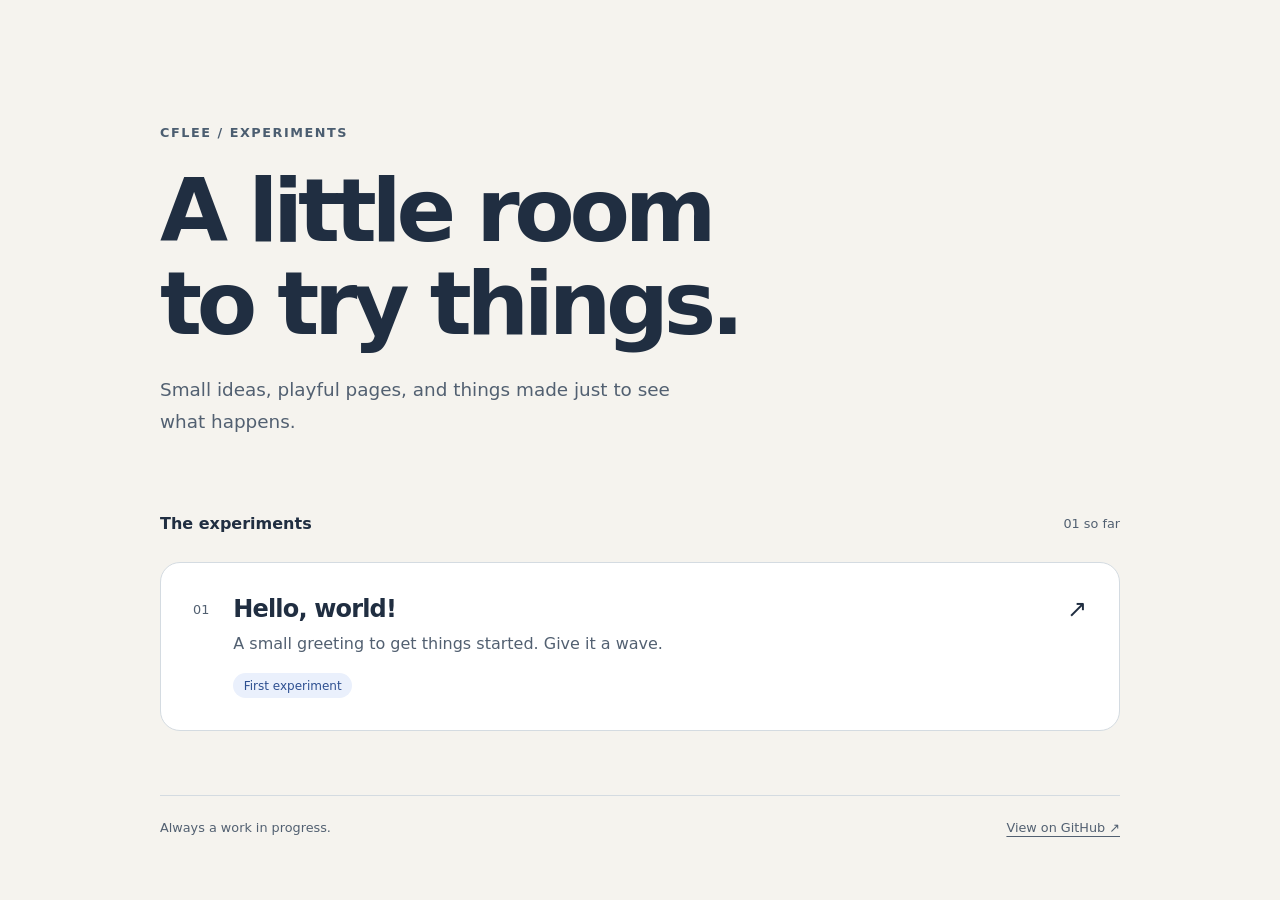
<file: index.html>
<!doctype html>
<html lang="en">
<head>
  <meta charset="utf-8">
  <meta name="viewport" content="width=device-width, initial-scale=1">
  <meta name="description" content="Small, independent experiments by cflee.">
  <title>Experiments · cflee</title>
  <link rel="stylesheet" href="./styles.css">
</head>
<body>
  <main>
    <header>
      <p class="eyebrow">cflee / experiments</p>
      <h1>A little room<br>to try things.</h1>
      <p class="intro">Small ideas, playful pages, and things made just to see what happens.</p>
    </header>
    <section aria-labelledby="experiments-heading">
      <div class="section-heading"><h2 id="experiments-heading">The experiments</h2><span>01 so far</span></div>
      <a class="experiment" href="./hello-world/">
        <span class="number" aria-hidden="true">01</span>
        <div><h3>Hello, world!</h3><p>A small greeting to get things started. Give it a wave.</p><span class="tag">First experiment</span></div>
        <span class="arrow" aria-hidden="true">↗</span>
      </a>
    </section>
    <footer><span>Always a work in progress.</span><a href="https://github.com/cflee/experiments">View on GitHub ↗</a></footer>
  </main>
</body>
</html>
</file>
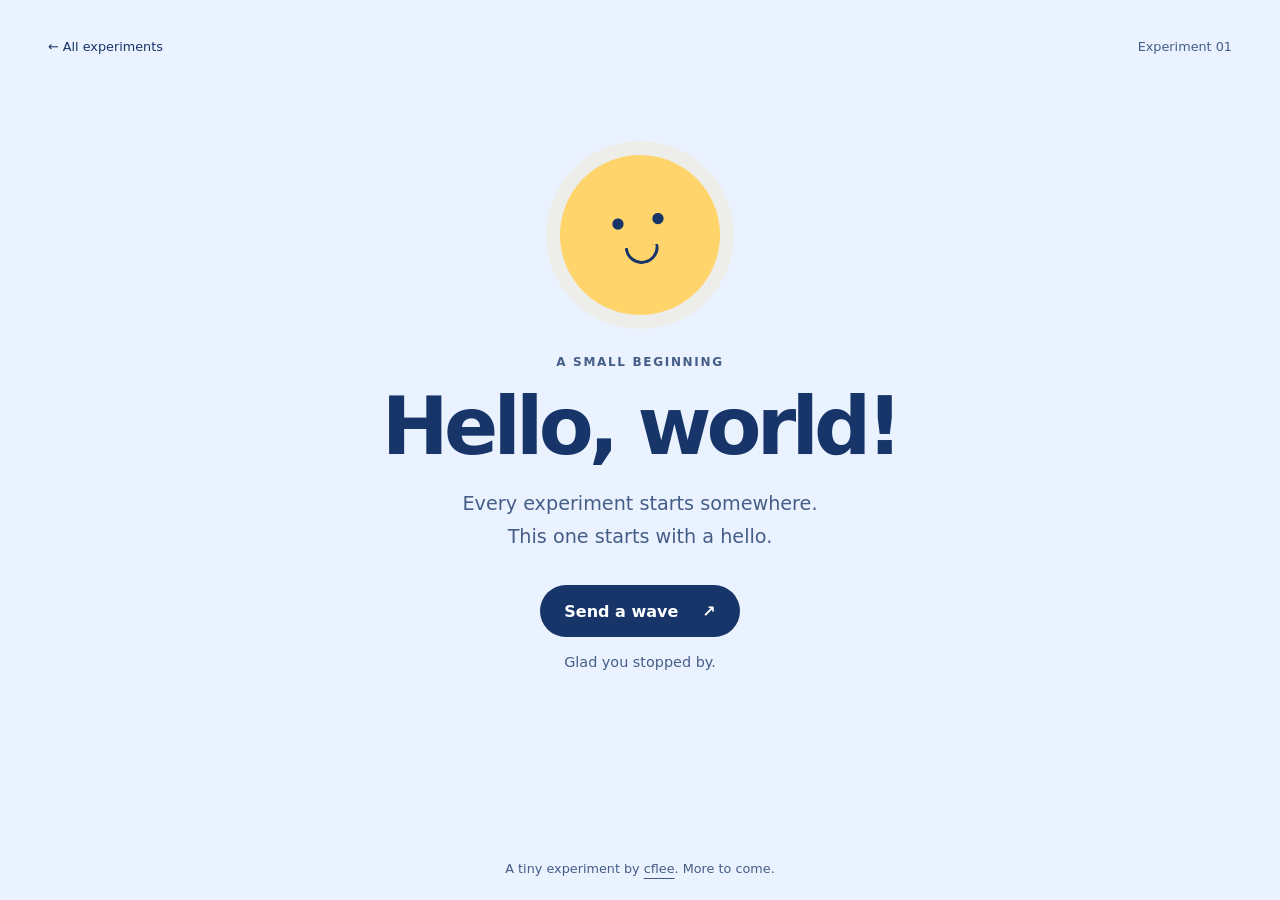
<file: hello-world/index.html>
<!doctype html>
<html lang="en">
<head>
  <meta charset="utf-8">
  <meta name="viewport" content="width=device-width, initial-scale=1">
  <meta name="description" content="The first experiment: a friendly, interactive hello world.">
  <title>Hello, world! · Experiments</title>
  <link rel="stylesheet" href="./styles.css">
  <script src="./script.js" defer></script>
</head>
<body>
  <header><a href="../">← All experiments</a><span>Experiment 01</span></header>
  <main>
    <div class="sun" aria-hidden="true"><span class="eyes">••</span><span class="smile"></span></div>
    <p class="eyebrow">A small beginning</p>
    <h1>Hello, world!</h1>
    <p class="intro">Every experiment starts somewhere.<br>This one starts with a hello.</p>
    <button id="wave" type="button" hidden>Send a wave <span aria-hidden="true">↗</span></button>
    <p id="reply" class="reply" role="status">Glad you stopped by.</p>
    <noscript><p>This greeting works without JavaScript, too. Hello!</p></noscript>
  </main>
  <footer>A tiny experiment by <a href="../">cflee</a>. More to come.</footer>
</body>
</html>
</file>
<file: styles.css>
:root { color-scheme: light; font-family: system-ui, -apple-system, BlinkMacSystemFont, "Segoe UI", sans-serif; color: #202e41; background: #f5f3ee; }
* { box-sizing: border-box; }
body { margin: 0; }
main { width: min(100% - 3rem, 960px); margin: auto; padding: clamp(3rem, 9vw, 7rem) 0 2rem; }
.eyebrow { color: #4b5d70; font-size: .8rem; font-weight: 700; letter-spacing: .12em; text-transform: uppercase; }
h1 { font-size: clamp(2.75rem, 8vw, 5.5rem); line-height: 1.06; letter-spacing: -.06em; font-weight: 650; margin: 1.5rem 0; }
.intro { max-width: 33rem; color: #526071; font-size: 1.15rem; line-height: 1.7; }
section { margin-top: 4rem; }
.section-heading { display: flex; align-items: center; justify-content: space-between; gap: 1rem; margin-bottom: 1rem; }
h2 { font-size: 1rem; font-weight: 650; }
.section-heading > span { color: #526071; font-size: .8rem; }
.experiment { display: flex; gap: 1.5rem; padding: clamp(1.25rem, 4vw, 2rem); background: #fff; color: inherit; text-decoration: none; border: 1px solid #d4dbe1; border-radius: 1.25rem; transition: border-color .2s, background .2s; }
.experiment:hover { border-color: #335fbd; background: #f4f7ff; }
.number { color: #526071; font-size: .8rem; padding-top: .4rem; }
h3 { font-size: 1.5rem; letter-spacing: -.035em; margin: 0; }
.experiment p { line-height: 1.6; color: #526071; margin: .5rem 0 1rem; }
.tag { display: inline-block; border-radius: 1rem; padding: .35rem .65rem; background: #eaf0fc; color: #2d4f90; font-size: .75rem; }
.arrow { font-size: 1.5rem; margin-left: auto; }
footer { display: flex; flex-wrap: wrap; justify-content: space-between; gap: 1rem; margin-top: 4rem; padding-top: 1.5rem; border-top: 1px solid #d4dbe1; color: #526071; font-size: .8rem; }
footer a { color: inherit; text-underline-offset: .25rem; }
a:focus-visible { outline: 3px solid #335fbd; outline-offset: 5px; }
@media (max-width: 480px) { .number { display: none; } .experiment { gap: .75rem; } }
@media (prefers-reduced-motion: reduce) { * { transition: none !important; } }
</file>
<file: hello-world/styles.css>
:root { color-scheme: light; font-family: system-ui, -apple-system, BlinkMacSystemFont, "Segoe UI", sans-serif; background: #eaf1ff; color: #173568; }
* { box-sizing: border-box; }
body { margin: 0; min-height: 100vh; min-height: 100svh; display: flex; flex-direction: column; }
header { display: flex; justify-content: space-between; flex-wrap: wrap; gap: 1rem; padding: 1.5rem clamp(1.25rem, 5vw, 3rem); font-size: .8rem; }
a { color: inherit; text-underline-offset: .3rem; }
header a { text-decoration: none; min-height: 44px; display: inline-flex; align-items: center; }
header > span { display: inline-flex; align-items: center; color: #455e87; }
main { width: min(100% - 2.5rem, 720px); flex: 1; margin: auto; padding: clamp(2rem, 7vh, 5rem) 0 2rem; text-align: center; }
.sun { width: clamp(110px, 25vw, 160px); aspect-ratio: 1; margin: 0 auto 2.5rem; border-radius: 50%; background: #ffd56b; display: flex; flex-direction: column; align-items: center; justify-content: center; box-shadow: 0 0 0 14px #ffd56b26; transform: rotate(-8deg); }
.eyes { font-size: 2rem; font-weight: 800; letter-spacing: 1.25rem; padding-left: 1.25rem; line-height: 1; }
.smile { width: 34px; height: 18px; border: 3px solid #173568; border-top: 0; border-radius: 0 0 30px 30px; margin-top: .5rem; }
.eyebrow { font-size: .75rem; text-transform: uppercase; font-weight: 700; letter-spacing: .14em; color: #455e87; }
h1 { font-size: clamp(2.6rem, 9vw, 5rem); letter-spacing: -.06em; line-height: 1.05; margin: 1rem 0; }
.intro { font-size: clamp(1rem, 3vw, 1.2rem); line-height: 1.7; color: #455e87; margin-bottom: 2rem; }
button { display: inline-flex; align-items: center; justify-content: center; gap: 1.5rem; border: 0; border-radius: 100px; padding: 1rem 1.5rem; min-height: 52px; font: inherit; font-weight: 650; background: #173568; color: #fff; cursor: pointer; transition: background .2s; }
button[hidden] { display: none; }
button:hover { background: #264d8d; }
button:focus-visible, a:focus-visible { outline: 3px solid #173568; outline-offset: 5px; }
.reply { min-height: 3rem; color: #455e87; line-height: 1.5; font-size: .9rem; }
footer { padding: 1.5rem; text-align: center; font-size: .8rem; color: #455e87; }
@media (prefers-reduced-motion: reduce) { * { transition: none !important; } }
</file>
